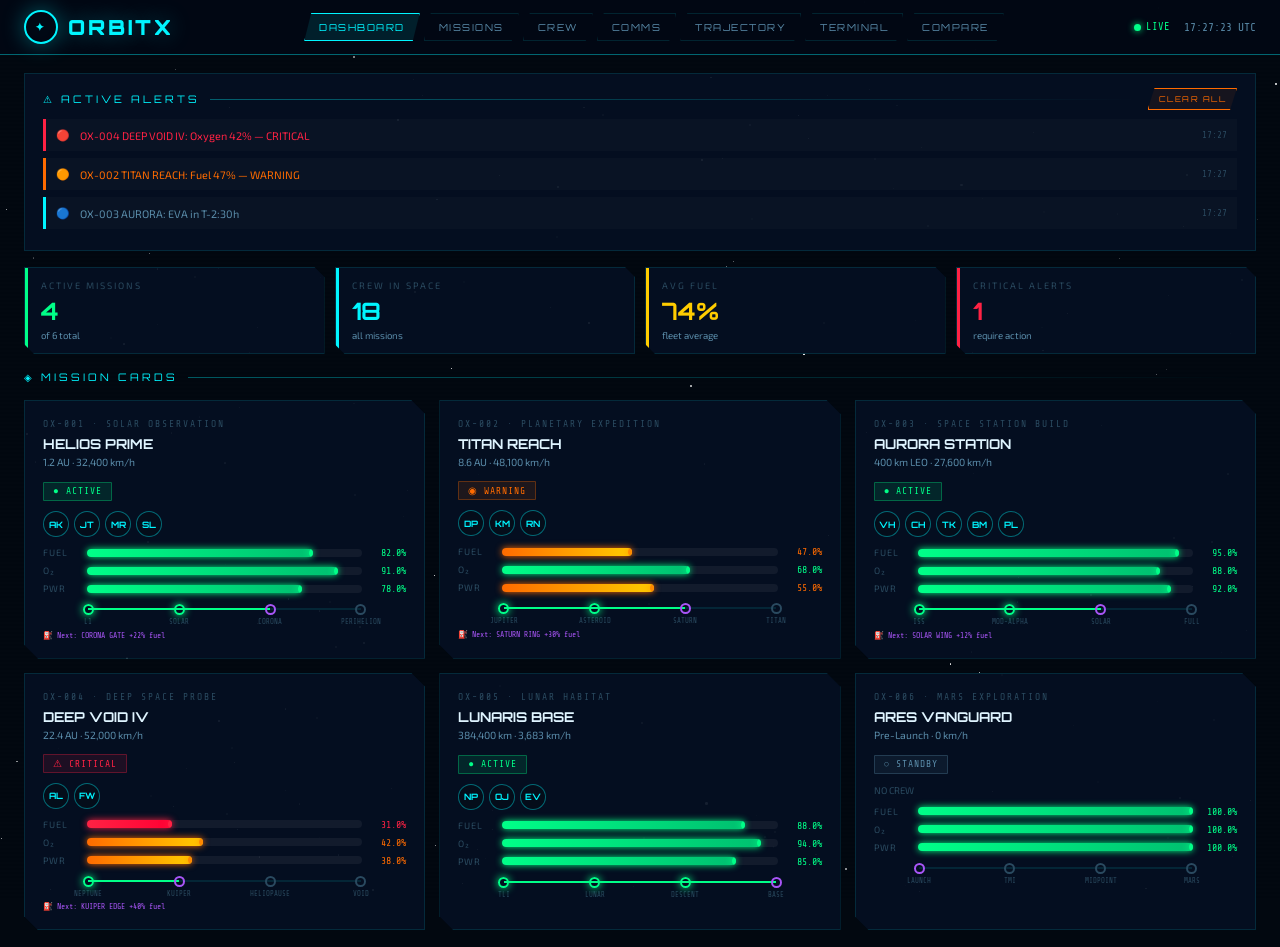
<file: index.html>
<!DOCTYPE html>
<html lang="en">
<head>
<meta charset="UTF-8">
<meta name="viewport" content="width=device-width, initial-scale=1.0">
<title>OrbitX Mission Control</title>
<link href="https://fonts.googleapis.com/css2?family=Orbitron:wght@400;600;700;900&family=Share+Tech+Mono&family=Exo+2:wght@300;400;600&display=swap" rel="stylesheet">
<style>
:root {
  --bg:#020810;--bg2:#040d1a;--bgcard:rgba(5,16,34,0.93);
  --cyan:#00f5ff;--blue:#0077ff;--green:#00ff88;
  --orange:#ff6b00;--red:#ff2244;--yellow:#ffcc00;--purple:#a855f7;
  --text:#dff4ff;--text2:#5a8caa;--textdim:#2a4a60;
  --border:rgba(0,245,255,0.12);--borderhi:rgba(0,245,255,0.4);
  --gcyan:0 0 22px rgba(0,245,255,0.35);--ggreen:0 0 22px rgba(0,255,136,0.3);
}
*{margin:0;padding:0;box-sizing:border-box}
body{font-family:'Exo 2',sans-serif;background:var(--bg);color:var(--text);min-height:100vh;overflow-x:hidden}
body::after{content:'';position:fixed;inset:0;z-index:1;background:repeating-linear-gradient(0deg,transparent,transparent 2px,rgba(0,0,0,0.025) 2px,rgba(0,0,0,0.025) 4px);pointer-events:none}
#starfield{position:fixed;top:0;left:0;width:100%;height:100%;pointer-events:none;z-index:0}
.star{position:absolute;border-radius:50%;background:#fff}
#app{position:relative;z-index:2;display:flex;flex-direction:column;min-height:100vh}

/* HEADER */
header{display:flex;align-items:center;justify-content:space-between;padding:10px 24px;background:rgba(2,8,20,0.97);border-bottom:1px solid var(--borderhi);position:sticky;top:0;z-index:100;backdrop-filter:blur(14px)}
.logo{font-family:'Orbitron',sans-serif;font-weight:900;font-size:1.3rem;color:var(--cyan);letter-spacing:3px;text-shadow:var(--gcyan);display:flex;align-items:center;gap:10px}
.logo-ring{width:34px;height:34px;border:2px solid var(--cyan);border-radius:50%;display:flex;align-items:center;justify-content:center;font-size:0.7rem;animation:spin 18s linear infinite;box-shadow:var(--gcyan)}
@keyframes spin{to{transform:rotate(360deg)}}
nav{display:flex;gap:4px}
.nb{font-family:'Orbitron',sans-serif;font-size:0.6rem;letter-spacing:1.5px;padding:7px 14px;background:transparent;border:1px solid var(--border);color:var(--text2);cursor:pointer;text-transform:uppercase;transition:all .2s;clip-path:polygon(7px 0%,100% 0%,calc(100% - 7px) 100%,0% 100%)}
.nb:hover,.nb.active{background:rgba(0,245,255,0.1);border-color:var(--cyan);color:var(--cyan);box-shadow:var(--gcyan)}
.hright{display:flex;align-items:center;gap:14px}
.livebadge{display:flex;align-items:center;gap:5px;font-family:'Share Tech Mono',monospace;font-size:0.65rem;color:var(--green)}
.ldot{width:7px;height:7px;border-radius:50%;background:var(--green);animation:blink 1s infinite;box-shadow:0 0 7px var(--green)}
@keyframes blink{0%,100%{opacity:1}50%{opacity:.2}}
#sysclock{font-family:'Share Tech Mono',monospace;font-size:0.7rem;color:var(--text2)}

/* LAYOUT */
main{flex:1;padding:18px 24px;display:flex;flex-direction:column;gap:16px}
.page{display:none;animation:fadeIn .3s ease}
.page.active{display:flex;flex-direction:column;gap:16px}
@keyframes fadeIn{from{opacity:0;transform:translateY(6px)}to{opacity:1;transform:translateY(0)}}
.sh{display:flex;align-items:center;gap:10px}
.st{font-family:'Orbitron',sans-serif;font-size:0.65rem;letter-spacing:3px;text-transform:uppercase;color:var(--cyan);white-space:nowrap}
.sl{flex:1;height:1px;background:linear-gradient(to right,var(--cyan),transparent);opacity:.35}

/* STATUS BAR */
.statbar{display:grid;grid-template-columns:repeat(4,1fr);gap:10px}
.sc{background:var(--bgcard);border:1px solid var(--border);padding:12px 16px;position:relative;overflow:hidden;clip-path:polygon(0 0,calc(100% - 10px) 0,100% 10px,100% 100%,10px 100%,0 calc(100% - 10px));transition:all .2s}
.sc::before{content:'';position:absolute;left:0;top:0;width:3px;height:100%;background:var(--ca,var(--cyan))}
.sc-label{font-size:0.58rem;letter-spacing:2px;color:var(--textdim);text-transform:uppercase;margin-bottom:5px}
.sc-val{font-family:'Orbitron',sans-serif;font-size:1.5rem;font-weight:700}
.sc-sub{font-size:0.6rem;color:var(--text2);margin-top:3px}

/* MISSION GRID */
.mgrid{display:grid;grid-template-columns:repeat(3,1fr);gap:14px}
.mc{background:var(--bgcard);border:1px solid var(--border);padding:18px;cursor:pointer;position:relative;overflow:hidden;transition:all .25s;clip-path:polygon(0 0,calc(100% - 14px) 0,100% 14px,100% 100%,14px 100%,0 calc(100% - 14px))}
.mc::before{content:'';position:absolute;inset:0;background:linear-gradient(135deg,rgba(0,245,255,.04) 0%,transparent 55%);opacity:0;transition:opacity .2s}
.mc:hover{transform:translateY(-2px);border-color:var(--borderhi);box-shadow:var(--gcyan)}
.mc:hover::before{opacity:1}
.mid{font-family:'Share Tech Mono',monospace;font-size:0.6rem;color:var(--textdim);margin-bottom:6px;letter-spacing:2px}
.mname{font-family:'Orbitron',sans-serif;font-size:0.85rem;font-weight:700;margin-bottom:4px}
.mtype{font-size:0.65rem;color:var(--text2);margin-bottom:10px}
.badge{display:inline-flex;align-items:center;gap:5px;padding:3px 9px;border-radius:1px;font-size:0.6rem;font-family:'Share Tech Mono',monospace;letter-spacing:1px;text-transform:uppercase;margin-bottom:10px}
.b-active{background:rgba(0,255,136,.1);color:var(--green);border:1px solid rgba(0,255,136,.3)}
.b-warning{background:rgba(255,107,0,.1);color:var(--orange);border:1px solid rgba(255,107,0,.3)}
.b-critical{background:rgba(255,34,68,.1);color:var(--red);border:1px solid rgba(255,34,68,.3)}
.b-standby{background:rgba(90,140,170,.1);color:var(--text2);border:1px solid rgba(90,140,170,.3)}
.crew-row{display:flex;gap:5px;flex-wrap:wrap;margin-bottom:10px}
.av{width:26px;height:26px;border-radius:50%;background:var(--bg2);border:1px solid var(--borderhi);display:flex;align-items:center;justify-content:center;font-size:0.55rem;font-weight:700;color:var(--cyan);font-family:'Orbitron',sans-serif}

/* GAUGE BARS — DYNAMIC */
.gauges{display:flex;flex-direction:column;gap:7px}
.gauge-row{display:flex;align-items:center;gap:8px}
.g-label{font-size:0.58rem;color:var(--textdim);width:36px;text-transform:uppercase;letter-spacing:1px;flex-shrink:0}
.g-track{flex:1;height:8px;background:rgba(255,255,255,0.055);border-radius:4px;position:relative;overflow:visible}
.g-fill{height:100%;border-radius:4px;transition:width 1.4s cubic-bezier(.4,0,.2,1),background .7s,box-shadow .7s;position:relative;overflow:hidden}
.g-fill::after{content:'';position:absolute;top:0;left:-120%;width:55%;height:100%;background:linear-gradient(90deg,transparent,rgba(255,255,255,.4),transparent);animation:shim 2.8s infinite}
@keyframes shim{to{left:220%}}
.g-pulse{position:absolute;right:-1px;top:50%;transform:translate(50%,-50%);width:10px;height:10px;border-radius:50%;animation:gpulse 1.8s infinite}
@keyframes gpulse{0%,100%{transform:translate(50%,-50%) scale(1);opacity:.9}50%{transform:translate(50%,-50%) scale(2);opacity:.2}}
.g-val{font-family:'Share Tech Mono',monospace;font-size:0.62rem;width:36px;text-align:right;flex-shrink:0;transition:color .7s}

/* CHECKPOINT MINI STRIP */
.cp-mini{display:flex;align-items:center;margin-top:10px;gap:0}
.cp-node{flex:1;display:flex;flex-direction:column;align-items:center;position:relative}
.cp-node:not(:last-child)::after{content:'';position:absolute;left:50%;top:5px;width:100%;height:2px;z-index:0;transition:background .6s}
.cp-dot{width:11px;height:11px;border-radius:50%;border:2px solid;z-index:1;position:relative;transition:all .5s;flex-shrink:0}
.cp-dot.reached{box-shadow:0 0 8px currentColor}
.cp-dot.next-cp{animation:nextPulse 1.4s infinite alternate}
@keyframes nextPulse{from{box-shadow:0 0 4px currentColor}to{box-shadow:0 0 18px currentColor,0 0 32px currentColor}}
.cp-name-mini{font-family:'Share Tech Mono',monospace;font-size:0.45rem;color:var(--textdim);text-align:center;margin-top:3px;max-width:50px;line-height:1.2}

/* ARC GAUGE */
.arc-wrap{display:flex;flex-direction:column;align-items:center;gap:5px}
.arc-label{font-family:'Orbitron',sans-serif;font-size:0.55rem;letter-spacing:2px;color:var(--textdim);text-transform:uppercase}

/* DETAIL PANEL */
.dp{display:none;position:fixed;inset:0;z-index:200;background:rgba(2,8,20,.94);backdrop-filter:blur(18px);padding:32px;overflow-y:auto;animation:fadeIn .3s ease}
.dp.open{display:flex;flex-direction:column}
.dp-inner{max-width:960px;margin:0 auto;width:100%}
.dp-hdr{display:flex;justify-content:space-between;align-items:flex-start;margin-bottom:24px;padding-bottom:16px;border-bottom:1px solid var(--border)}
.dp-title{font-family:'Orbitron',sans-serif;font-size:1.7rem;font-weight:900;color:var(--cyan)}
.dp-sub{font-size:0.75rem;color:var(--text2);margin-top:5px;letter-spacing:2px}
.cbtn{background:transparent;border:1px solid var(--borderhi);color:var(--text2);padding:7px 14px;cursor:pointer;font-family:'Orbitron',sans-serif;font-size:0.6rem;letter-spacing:2px;transition:all .2s}
.cbtn:hover{border-color:var(--red);color:var(--red)}
.dp-grid{display:grid;grid-template-columns:1fr 1fr;gap:16px;margin-bottom:16px}
.dps{background:var(--bgcard);border:1px solid var(--border);padding:16px}
.dpst{font-family:'Orbitron',sans-serif;font-size:0.6rem;letter-spacing:3px;color:var(--cyan);margin-bottom:12px;text-transform:uppercase}
.srow{display:flex;justify-content:space-between;align-items:center;padding:7px 0;border-bottom:1px solid rgba(255,255,255,.035)}
.srow:last-child{border:none}
.sk{font-size:0.65rem;color:var(--textdim);text-transform:uppercase;letter-spacing:1px}
.sv{font-family:'Share Tech Mono',monospace;font-size:0.7rem}
.olist{list-style:none}
.olist li{display:flex;align-items:flex-start;gap:8px;padding:7px 0;border-bottom:1px solid rgba(255,255,255,.035);font-size:0.7rem;color:var(--text2)}
.olist li::before{content:'▶';color:var(--cyan);font-size:0.45rem;margin-top:4px;flex-shrink:0}

/* CREW */
.cgrid{display:grid;grid-template-columns:repeat(4,1fr);gap:12px}
.cc{background:var(--bgcard);border:1px solid var(--border);padding:16px 12px;text-align:center;transition:all .2s}
.cc:hover{border-color:var(--borderhi);transform:translateY(-2px)}
.av-lg{width:52px;height:52px;border-radius:50%;margin:0 auto 10px;background:linear-gradient(135deg,var(--bg2),rgba(0,100,200,.2));border:2px solid var(--borderhi);display:flex;align-items:center;justify-content:center;font-family:'Orbitron',sans-serif;font-weight:700;font-size:.9rem;color:var(--cyan)}
.cname{font-family:'Orbitron',sans-serif;font-size:0.65rem;font-weight:700;margin-bottom:3px}
.crole{font-size:0.6rem;color:var(--textdim);letter-spacing:1px;text-transform:uppercase;margin-bottom:7px}

/* COMMS */
.clog{background:var(--bgcard);border:1px solid var(--border);padding:18px;display:flex;flex-direction:column;height:420px}
.clog-title{font-family:'Orbitron',sans-serif;font-size:0.6rem;letter-spacing:3px;color:var(--cyan);margin-bottom:12px;display:flex;justify-content:space-between}
.cmsg-list{flex:1;overflow-y:auto;font-family:'Share Tech Mono',monospace;font-size:0.67rem}
.cmsg-list::-webkit-scrollbar{width:3px}
.cmsg-list::-webkit-scrollbar-thumb{background:rgba(0,245,255,.3)}
.cmsg{padding:6px 0;border-bottom:1px solid rgba(255,255,255,.04);display:flex;gap:10px}
.ctime{color:var(--textdim);flex-shrink:0;width:76px}
.csrc{color:var(--cyan);flex-shrink:0;width:88px}
.ctxt{color:var(--text2)}
.cinput{flex:1;background:rgba(255,255,255,.04);border:1px solid var(--border);color:var(--text);padding:7px 11px;font-family:'Share Tech Mono',monospace;font-size:0.68rem;outline:none}
.cinput:focus{border-color:var(--cyan)}
.csend{background:rgba(0,245,255,.1);border:1px solid var(--cyan);color:var(--cyan);padding:7px 12px;cursor:pointer;font-family:'Orbitron',sans-serif;font-size:0.55rem;letter-spacing:1px;transition:all .2s}
.csend:hover{background:rgba(0,245,255,.2)}

/* TRAJECTORY */
#traj-canvas{width:100%;border:1px solid var(--border);background:var(--bg2);display:block}

/* TERMINAL */
.term{background:#000c17;border:1px solid rgba(0,245,255,.18);padding:18px;font-family:'Share Tech Mono',monospace;font-size:0.7rem;height:360px;overflow-y:auto}
.term::-webkit-scrollbar{width:4px}
.term::-webkit-scrollbar-thumb{background:rgba(0,245,255,.3)}
.tl{padding:1px 0;line-height:1.65}
.tcursor{display:inline-block;width:8px;height:13px;background:var(--cyan);animation:cblink 1s infinite;vertical-align:middle;margin-left:2px}
@keyframes cblink{0%,49%{opacity:1}50%,100%{opacity:0}}
.tbtn{font-family:'Orbitron',sans-serif;font-size:0.58rem;letter-spacing:1.5px;padding:8px 14px;border:1px solid var(--cyan);background:rgba(0,245,255,.07);color:var(--cyan);cursor:pointer;text-transform:uppercase;transition:all .2s;clip-path:polygon(7px 0%,100% 0%,calc(100% - 7px) 100%,0% 100%)}
.tbtn:hover{background:rgba(0,245,255,.18);box-shadow:var(--gcyan)}
.tbtn.warn{border-color:var(--orange);background:rgba(255,107,0,.07);color:var(--orange)}
.tbtn.warn:hover{background:rgba(255,107,0,.18)}
.tbtn.grn{border-color:var(--green);background:rgba(0,255,136,.07);color:var(--green)}
.toolbar{display:flex;gap:8px;flex-wrap:wrap;margin-bottom:12px}

/* ALERTS */
.ap{background:var(--bgcard);border:1px solid var(--border);padding:14px 18px}
.alert-item{display:flex;align-items:center;gap:10px;padding:9px 10px;margin-bottom:7px;border-left:3px solid;background:rgba(255,255,255,.02);font-size:0.68rem;animation:aFade .4s ease}
@keyframes aFade{from{opacity:0;transform:translateX(-8px)}to{opacity:1;transform:translateX(0)}}
.a-c{border-color:var(--red);color:var(--red)}
.a-w{border-color:var(--orange);color:var(--orange)}
.a-i{border-color:var(--cyan);color:var(--text2)}
.a-p{border-color:var(--purple);color:var(--purple)}
.atime{font-family:'Share Tech Mono',monospace;font-size:0.58rem;color:var(--textdim);margin-left:auto;flex-shrink:0}

/* COMPARE */
.ctable{width:100%;border-collapse:collapse;font-size:0.68rem}
.ctable th{font-family:'Orbitron',sans-serif;font-size:0.55rem;letter-spacing:2px;padding:10px 14px;text-align:left;border-bottom:1px solid var(--borderhi);color:var(--cyan);text-transform:uppercase}
.ctable td{padding:10px 14px;border-bottom:1px solid rgba(255,255,255,.04);color:var(--text2)}
.ctable tr:hover td{background:rgba(0,245,255,.025);color:var(--text)}

/* CHECKPOINT NOTIFICATION */
#cp-notif{position:fixed;top:68px;right:20px;z-index:300;background:rgba(20,5,40,.96);border:1px solid rgba(168,85,247,.55);padding:14px 20px;font-family:'Share Tech Mono',monospace;font-size:0.72rem;color:var(--purple);max-width:340px;box-shadow:0 0 32px rgba(168,85,247,.22);display:none}
.cpn-title{font-family:'Orbitron',sans-serif;font-size:0.62rem;letter-spacing:2px;margin-bottom:5px;color:#c084fc}
@keyframes notifIn{from{transform:translateX(120%);opacity:0}to{transform:translateX(0);opacity:1}}
@keyframes notifOut{to{transform:translateX(120%);opacity:0}}

/* FUEL REPLENISH FLASH */
@keyframes fuelFlash{0%{box-shadow:0 0 0 rgba(168,85,247,0)}30%{box-shadow:0 0 0 6px rgba(168,85,247,.6)}70%{box-shadow:0 0 0 3px rgba(168,85,247,.3)}100%{box-shadow:none}}
.fuel-flash .g-fill{animation:fuelFlash 1.8s ease-out}

/* SCROLLBAR */
::-webkit-scrollbar{width:5px;height:5px}
::-webkit-scrollbar-track{background:var(--bg2)}
::-webkit-scrollbar-thumb{background:rgba(0,245,255,.28);border-radius:3px}

/* RESPONSIVE */
@media(max-width:900px){.mgrid{grid-template-columns:repeat(2,1fr)}.cgrid{grid-template-columns:repeat(2,1fr)}.statbar{grid-template-columns:repeat(2,1fr)}.dp-grid{grid-template-columns:1fr}nav{display:none}}
@media(max-width:600px){.mgrid{grid-template-columns:1fr}main{padding:12px 10px}}
</style>
</head>
<body>
<div id="starfield"></div>
<div id="app">

<header>
  <div class="logo"><div class="logo-ring">✦</div>ORBITX</div>
  <nav>
    <button class="nb active" onclick="showPage('dashboard')">Dashboard</button>
    <button class="nb" onclick="showPage('missions')">Missions</button>
    <button class="nb" onclick="showPage('crew')">Crew</button>
    <button class="nb" onclick="showPage('comms')">Comms</button>
    <button class="nb" onclick="showPage('trajectory')">Trajectory</button>
    <button class="nb" onclick="showPage('terminal')">Terminal</button>
    <button class="nb" onclick="showPage('compare')">Compare</button>
  </nav>
  <div class="hright">
    <div class="livebadge"><div class="ldot"></div>LIVE</div>
    <div id="sysclock">--:--:-- UTC</div>
  </div>
</header>

<main>
  <!-- ALERTS STRIP -->
  <div class="ap" id="alert-panel">
    <div class="sh" style="margin-bottom:9px">
      <span class="st">⚠ Active Alerts</span><div class="sl"></div>
      <button class="tbtn warn" style="padding:5px 10px;font-size:0.5rem" onclick="clearAlerts()">CLEAR ALL</button>
    </div>
    <div id="alert-list"></div>
  </div>

  <!-- DASHBOARD -->
  <div class="page active" id="page-dashboard">
    <div class="statbar">
      <div class="sc" style="--ca:var(--green)"><div class="sc-label">Active Missions</div><div class="sc-val" style="color:var(--green)" id="s-active">4</div><div class="sc-sub">of 6 total</div></div>
      <div class="sc" style="--ca:var(--cyan)"><div class="sc-label">Crew in Space</div><div class="sc-val" style="color:var(--cyan)" id="s-crew">18</div><div class="sc-sub">all missions</div></div>
      <div class="sc" style="--ca:var(--yellow)"><div class="sc-label">Avg Fuel</div><div class="sc-val" style="color:var(--yellow)" id="s-fuel">74%</div><div class="sc-sub">fleet average</div></div>
      <div class="sc" style="--ca:var(--red)"><div class="sc-label">Critical Alerts</div><div class="sc-val" style="color:var(--red)" id="s-crit">2</div><div class="sc-sub">require action</div></div>
    </div>
    <div class="sh"><span class="st">◈ Mission Cards</span><div class="sl"></div></div>
    <div class="mgrid" id="mgrid-dash"></div>
  </div>

  <!-- MISSIONS -->
  <div class="page" id="page-missions">
    <div class="sh"><span class="st">◈ All Missions</span><div class="sl"></div></div>
    <div class="mgrid" id="mgrid-full"></div>
  </div>

  <!-- CREW -->
  <div class="page" id="page-crew">
    <div class="sh"><span class="st">◈ Crew Roster</span><div class="sl"></div></div>
    <div class="cgrid" id="cgrid"></div>
  </div>

  <!-- COMMS -->
  <div class="page" id="page-comms">
    <div style="display:grid;grid-template-columns:2fr 1fr;gap:14px">
      <div class="clog">
        <div class="clog-title"><span>◈ Communication Log</span><span style="color:var(--green);font-size:0.58rem">● OPEN</span></div>
        <div class="cmsg-list" id="cmsg-list"></div>
        <div style="display:flex;gap:7px;margin-top:10px">
          <input class="cinput" id="cinput" placeholder="TRANSMIT MESSAGE…" onkeydown="if(event.key==='Enter')sendComm()">
          <button class="csend" onclick="sendComm()">SEND</button>
        </div>
      </div>
      <div><div class="sh" style="margin-bottom:10px"><span class="st">◈ Signal</span><div class="sl"></div></div><div id="sig-grid" style="display:flex;flex-direction:column;gap:8px"></div></div>
    </div>
  </div>

  <!-- TRAJECTORY -->
  <div class="page" id="page-trajectory">
    <div class="sh"><span class="st">◈ Trajectory & Checkpoints</span><div class="sl"></div></div>
    <canvas id="traj-canvas" height="520"></canvas>
  </div>

  <!-- TERMINAL -->
  <div class="page" id="page-terminal">
    <div class="sh"><span class="st">◈ Mission Terminal</span><div class="sl"></div></div>
    <div class="toolbar">
      <button class="tbtn" onclick="tc('status')">STATUS</button>
      <button class="tbtn" onclick="tc('list missions')">LIST MISSIONS</button>
      <button class="tbtn" onclick="tc('crew check')">CREW CHECK</button>
      <button class="tbtn warn" onclick="tc('alert scan')">ALERT SCAN</button>
      <button class="tbtn grn" onclick="tc('checkpoint status')">CHECKPOINTS</button>
      <button class="tbtn" onclick="tc('fuel report')">FUEL REPORT</button>
      <button class="tbtn warn" onclick="clearTerm()">CLEAR</button>
    </div>
    <div class="term" id="term"></div>
    <div style="display:flex;gap:8px;margin-top:7px;align-items:center">
      <span style="font-family:'Share Tech Mono',monospace;font-size:0.7rem;color:var(--cyan)">ORBITX:~$</span>
      <input class="cinput" id="tinput" placeholder="enter command…" onkeydown="if(event.key==='Enter')tinputRun()" style="flex:1">
    </div>
  </div>

  <!-- COMPARE -->
  <div class="page" id="page-compare">
    <div class="sh"><span class="st">◈ Multi-Mission Comparison</span><div class="sl"></div>
      <button class="tbtn grn" style="padding:7px 14px" onclick="exportSummary()">↓ EXPORT</button>
    </div>
    <table class="ctable"><thead><tr>
      <th>Mission</th><th>Type</th><th>Status</th><th>Crew</th>
      <th>Fuel</th><th>O₂</th><th>Energy</th><th>Next Checkpoint</th><th>Days</th>
    </tr></thead><tbody id="cmp-body"></tbody></table>
  </div>
</main>
</div>

<!-- DETAIL PANEL -->
<div class="dp" id="detail-panel">
  <div class="dp-inner">
    <div class="dp-hdr">
      <div>
        <div class="dp-title" id="dp-name">-</div>
        <div class="dp-sub" id="dp-id">-</div>
        <div style="margin-top:8px" id="dp-badge"></div>
      </div>
      <button class="cbtn" onclick="closeDetail()">✕ CLOSE</button>
    </div>
    <div style="display:flex;justify-content:space-around;margin-bottom:18px" id="dp-arcs"></div>
    <div class="dps" style="margin-bottom:16px">
      <div class="dpst">Route & Checkpoints</div>
      <div id="dp-cpstrip" style="padding:6px 0"></div>
    </div>
    <div class="dp-grid">
      <div class="dps"><div class="dpst">Specifications</div><div id="dp-specs"></div></div>
      <div class="dps"><div class="dpst">Objectives</div><ul class="olist" id="dp-objs"></ul></div>
    </div>
    <div class="dps" style="margin-bottom:0">
      <div class="dpst">Crew</div>
      <div style="display:flex;gap:10px;flex-wrap:wrap" id="dp-crew"></div>
    </div>
  </div>
</div>

<!-- CHECKPOINT NOTIFICATION -->
<div id="cp-notif">
  <div class="cpn-title" id="cpn-title">⛽ CHECKPOINT REACHED</div>
  <div id="cpn-mission"></div>
  <div id="cpn-msg" style="margin-top:4px;color:#e9d5ff"></div>
</div>

<script>
// ══════════════════════════════════════════
//  MISSION DATA
// ══════════════════════════════════════════
const M = [
  { id:'OX-001', name:'HELIOS PRIME',   type:'Solar Observation',   status:'active',
    dist:'1.2 AU', spd:'32,400 km/h', launch:'2026-01-14', dur:'180 days', orbit:'Heliocentric',
    crew:['AK','JT','MR','SL'], crewNames:['A. Kowalski','J. Torres','M. Remi','S. Lee'],
    crewRoles:['Commander','Pilot','Scientist','Engineer'],
    objs:['Solar wind analysis','CME monitoring','Surface temp mapping','Magnetic field charting'],
    fuel:82, oxy:91, pwr:78, days:89,
    cps:[{n:'L1 RELAY',d:'0.3 AU',done:true,boost:0},{n:'SOLAR GUARD',d:'0.7 AU',done:true,boost:18},
         {n:'CORONA GATE',d:'1.0 AU',done:false,boost:22},{n:'PERIHELION',d:'1.2 AU',done:false,boost:0}]
  },
  { id:'OX-002', name:'TITAN REACH',    type:'Planetary Expedition',status:'warning',
    dist:'8.6 AU', spd:'48,100 km/h', launch:'2025-08-20', dur:'540 days', orbit:'Saturn Transfer',
    crew:['DP','KM','RN'], crewNames:['D. Park','K. Mitchell','R. Nakamura'],
    crewRoles:['Commander','Biologist','Systems Engineer'],
    objs:['Titan atmosphere sampling','Methane lake analysis','Biosignature search','Hydrocarbon mapping'],
    fuel:47, oxy:68, pwr:55, days:235,
    cps:[{n:'JUPITER FLY',d:'5.2 AU',done:true,boost:25},{n:'ASTEROID Z3',d:'6.8 AU',done:true,boost:15},
         {n:'SATURN RING',d:'9.0 AU',done:false,boost:30},{n:'TITAN ORBIT',d:'9.5 AU',done:false,boost:0}]
  },
  { id:'OX-003', name:'AURORA STATION', type:'Space Station Build',  status:'active',
    dist:'400 km LEO', spd:'27,600 km/h', launch:'2026-03-01', dur:'Permanent', orbit:'Low Earth',
    crew:['VH','CH','TK','BM','PL'], crewNames:['V. Hassan','C. Hughes','T. Kim','B. Markov','P. Lindgren'],
    crewRoles:['Commander','Flight Eng','Robotics','Medical','Payload'],
    objs:['Module Alpha assembly','Solar array deploy','Life support cal','Scientific experiments'],
    fuel:95, oxy:88, pwr:92, days:42,
    cps:[{n:'ISS DOCK',d:'380 km',done:true,boost:10},{n:'MOD-ALPHA',d:'390 km',done:true,boost:8},
         {n:'SOLAR WING',d:'395 km',done:false,boost:12},{n:'FULL OPS',d:'400 km',done:false,boost:0}]
  },
  { id:'OX-004', name:'DEEP VOID IV',   type:'Deep Space Probe',    status:'critical',
    dist:'22.4 AU', spd:'52,000 km/h', launch:'2024-06-10', dur:'730 days', orbit:'Interstellar',
    crew:['AL','FW'], crewNames:['A. Lindqvist','F. Wang'],
    crewRoles:['Mission Specialist','Data Analyst'],
    objs:['Kuiper Belt mapping','Interstellar medium sampling','Dark matter detection','Gravity wave obs'],
    fuel:31, oxy:42, pwr:38, days:671,
    cps:[{n:'NEPTUNE PASS',d:'30 AU',done:true,boost:35},{n:'KUIPER EDGE',d:'50 AU',done:false,boost:40},
         {n:'HELIOPAUSE',d:'100 AU',done:false,boost:30},{n:'VOID DEPTH',d:'150 AU',done:false,boost:0}]
  },
  { id:'OX-005', name:'LUNARIS BASE',   type:'Lunar Habitat',       status:'active',
    dist:'384,400 km', spd:'3,683 km/h', launch:'2025-11-15', dur:'Permanent', orbit:'Lunar Surface',
    crew:['NP','OJ','EV'], crewNames:['N. Petrov','O. Jensen','E. Vasquez'],
    crewRoles:['Base Commander','Geologist','Support Engineer'],
    objs:['Regolith mining pilot','Water ice extraction','Habitat expansion','Telescope array'],
    fuel:88, oxy:94, pwr:85, days:149,
    cps:[{n:'TLI BURN',d:'50k km',done:true,boost:20},{n:'LUNAR ORBIT',d:'100k km',done:true,boost:15},
         {n:'DESCENT',d:'300k km',done:true,boost:10},{n:'BASE SITE',d:'384k km',done:false,boost:0}]
  },
  { id:'OX-006', name:'ARES VANGUARD',  type:'Mars Exploration',    status:'standby',
    dist:'Pre-Launch', spd:'0 km/h', launch:'TBD', dur:'900 days', orbit:'Pre-launch',
    crew:[], crewNames:[], crewRoles:[],
    objs:['Mars surface mapping','Soil sample collection','Atmospheric analysis','Water search'],
    fuel:100, oxy:100, pwr:100, days:0,
    cps:[{n:'LAUNCH PAD',d:'0',done:false,boost:0},{n:'TMI BURN',d:'1 AU',done:false,boost:40},
         {n:'MIDPOINT',d:'1.4 AU',done:false,boost:35},{n:'MARS ORBIT',d:'1.8 AU',done:false,boost:0}]
  }
];

// Crew array
const CREW = [];
M.forEach(m=>m.crew.forEach((init,i)=>CREW.push({
  init, name:m.crewNames[i], role:m.crewRoles[i]||'Specialist',
  mid:m.id, mname:m.name, status:m.status,
  health:Math.floor(70+Math.random()*30), stress:Math.floor(20+Math.random()*60),
  heart:Math.floor(60+Math.random()*30)
})));

// Comm log
const COMMS = [
  {t:'09:14:22',src:'OX-001',msg:'Solar flare detected — shielding trajectory adjusted.'},
  {t:'09:20:47',src:'GROUND',msg:'Roger HELIOS. Protocol DELTA-3 initiated.'},
  {t:'09:45:11',src:'OX-003',msg:'Module Alpha 60% complete. EVA team returning.'},
  {t:'10:02:38',src:'OX-004',msg:'CRITICAL: Oxygen below threshold. Resupply required.'},
  {t:'10:15:00',src:'GROUND',msg:'DEEP VOID: Resupply drone OX-R07 launching T-48h.'},
  {t:'10:28:59',src:'OX-002',msg:'Titan approach T-87 days. Entry systems nominal.'},
  {t:'10:55:30',src:'OX-005',msg:'LUNARIS: Water ice test — 4.2L recovered.'},
];

// Terminal live log buffer
const TLOG = [];

// Checkpoint countdown per mission (ticks until next CP hit)
const CP_COUNTDOWN = {};
M.forEach(m=>{
  const idx = m.cps.findIndex(c=>!c.done);
  if(idx>=0) CP_COUNTDOWN[m.id] = 8 + Math.floor(Math.random()*14);
});

// Alerts
let ALERTS = [
  {type:'c',msg:'OX-004 DEEP VOID IV: Oxygen 42% — CRITICAL'},
  {type:'w',msg:'OX-002 TITAN REACH: Fuel 47% — WARNING'},
  {type:'i',msg:'OX-003 AURORA: EVA in T-2:30h'},
];

// ══════════════════════════════════════════
//  STARFIELD
// ══════════════════════════════════════════
const SF=document.getElementById('starfield');
for(let i=0;i<180;i++){
  const s=document.createElement('div');s.className='star';
  const z=Math.random()*2+.4;
  s.style.cssText=`width:${z}px;height:${z}px;left:${Math.random()*100}%;top:${Math.random()*100}%;opacity:${.2+Math.random()*.8};animation:none`;
  // manual twinkle via inline
  s.style.animation=`twinkle ${2+Math.random()*4}s ${Math.random()*3}s infinite alternate`;
  SF.appendChild(s);
}
// Inject twinkle keyframe
const ks=document.createElement('style');ks.textContent='@keyframes twinkle{0%{opacity:.1}100%{opacity:1}}';document.head.appendChild(ks);

// ══════════════════════════════════════════
//  CLOCK
// ══════════════════════════════════════════
setInterval(()=>{
  const n=new Date();
  document.getElementById('sysclock').textContent=
    [n.getUTCHours(),n.getUTCMinutes(),n.getUTCSeconds()].map(x=>String(x).padStart(2,'0')).join(':')+' UTC';
},1000);

// ══════════════════════════════════════════
//  HELPERS
// ══════════════════════════════════════════
function tstamp(){
  const n=new Date();
  return [n.getHours(),n.getMinutes(),n.getSeconds()].map(x=>String(x).padStart(2,'0')).join(':');
}
function gaugeColor(v,crit,warn){
  if(v<=crit) return {a:'#ff2244',b:'#ff0033',p:'#ff2244'};
  if(v<=warn) return {a:'#ff6b00',b:'#ffcc00',p:'#ff8800'};
  return {a:'#00ff88',b:'#00c070',p:'#00ff88'};
}
function FC(v){return gaugeColor(v,35,60);}
function OC(v){return gaugeColor(v,40,65);}
function EC(v){return gaugeColor(v,35,60);}
function badge(s){
  const m={active:'b-active',warning:'b-warning',critical:'b-critical',standby:'b-standby'};
  const ic={active:'●',warning:'◉',critical:'⚠',standby:'○'};
  return `<span class="badge ${m[s]||'b-standby'}">${ic[s]||'○'} ${s.toUpperCase()}</span>`;
}

// ══════════════════════════════════════════
//  GAUGE HTML (bar)
// ══════════════════════════════════════════
function gHtml(mid,res,val,cfn){
  const id=`g-${mid}-${res}`, c=cfn(val);
  return `<div class="gauge-row">
    <span class="g-label">${res}</span>
    <div class="g-track">
      <div class="g-fill" id="${id}-f" style="width:${val}%;background:linear-gradient(90deg,${c.a},${c.b});box-shadow:0 0 7px ${c.a}">
        <div class="g-pulse" id="${id}-p" style="background:${c.p};box-shadow:0 0 8px ${c.p}"></div>
      </div>
    </div>
    <span class="g-val" id="${id}-v" style="color:${c.a}">${val.toFixed(1)}%</span>
  </div>`;
}
function updateG(mid,res,val,cfn){
  const id=`g-${mid}-${res}`, c=cfn(val);
  const f=document.getElementById(`${id}-f`);
  const p=document.getElementById(`${id}-p`);
  const v=document.getElementById(`${id}-v`);
  if(f){f.style.width=val+'%';f.style.background=`linear-gradient(90deg,${c.a},${c.b})`;f.style.boxShadow=`0 0 7px ${c.a}`;}
  if(p){p.style.background=c.p;p.style.boxShadow=`0 0 8px ${c.p}`;}
  if(v){v.textContent=val.toFixed(1)+'%';v.style.color=c.a;}
}

// ══════════════════════════════════════════
//  CHECKPOINT MINI STRIP
// ══════════════════════════════════════════
function cpMini(m){
  const nextI=m.cps.findIndex(c=>!c.done);
  let h='<div class="cp-mini">';
  m.cps.forEach((cp,i)=>{
    const isNext=i===nextI, past=cp.done;
    const dc=past?'var(--green)':isNext?'var(--purple)':'var(--textdim)';
    const lineC=past?'var(--green)':'rgba(0,245,255,0.1)';
    h+=`<div class="cp-node" style="${i<m.cps.length-1?`--lc:${lineC}`:''}">
      ${i<m.cps.length-1?`<div style="position:absolute;left:50%;top:4px;width:100%;height:2px;background:${lineC};z-index:0"></div>`:''}
      <div class="cp-dot ${past?'reached':''} ${isNext?'next-cp':''}" style="color:${dc};border-color:${dc};background:${past?dc+'2a':'transparent'}"></div>
      <div class="cp-name-mini">${cp.n.split(' ')[0]}</div>
    </div>`;
  });
  h+='</div>';
  if(nextI>=0&&m.cps[nextI].boost>0){
    h+=`<div style="font-family:'Share Tech Mono',monospace;font-size:0.5rem;color:var(--purple);margin-top:4px">⛽ Next: ${m.cps[nextI].n} +${m.cps[nextI].boost}% fuel</div>`;
  }
  return h;
}

// ══════════════════════════════════════════
//  MISSION CARD HTML
// ══════════════════════════════════════════
function mCard(m){
  const avs=m.crew.map(c=>`<div class="av">${c}</div>`).join('');
  return `<div class="mc" id="card-${m.id}" onclick="openDetail('${m.id}')">
    <div class="mid">${m.id} · ${m.type.toUpperCase()}</div>
    <div class="mname">${m.name}</div>
    <div class="mtype">${m.dist} · ${m.spd}</div>
    ${badge(m.status)}
    <div class="crew-row">${avs||'<span style="font-size:0.6rem;color:var(--textdim)">NO CREW</span>'}</div>
    <div class="gauges" onclick="event.stopPropagation()">
      ${gHtml(m.id,'FUEL',m.fuel,FC)}
      ${gHtml(m.id,'O₂',m.oxy,OC)}
      ${gHtml(m.id,'PWR',m.pwr,EC)}
    </div>
    ${cpMini(m)}
  </div>`;
}
function renderGrids(){
  const d=document.getElementById('mgrid-dash');
  const f=document.getElementById('mgrid-full');
  if(d) d.innerHTML=M.map(mCard).join('');
  if(f) f.innerHTML=M.map(mCard).join('');
}
renderGrids();

// ══════════════════════════════════════════
//  ALERTS
// ══════════════════════════════════════════
function renderAlerts(){
  const el=document.getElementById('alert-list');if(!el)return;
  const t=tstamp().slice(0,5);
  el.innerHTML=ALERTS.map(a=>`
    <div class="alert-item a-${a.type}">
      <span>${{c:'🔴',w:'🟠',i:'🔵',p:'🟣'}[a.type]||'🔵'}</span>
      <span>${a.msg}</span><span class="atime">${t}</span>
    </div>`).join('')||'<div style="font-size:0.65rem;color:var(--textdim);font-family:\'Share Tech Mono\',monospace;padding:5px">No active alerts</div>';
  document.getElementById('s-crit').textContent=ALERTS.filter(a=>a.type==='c').length;
}
renderAlerts();
function clearAlerts(){ALERTS=[];renderAlerts();}
function pushAlert(type,msg){ALERTS.push({type,msg});renderAlerts();}

// ══════════════════════════════════════════
//  DETAIL PANEL
// ══════════════════════════════════════════
let openMID=null;
function arcSVG(label,val,color){
  const R=50,sweep=Math.PI*1.5,sa=-Math.PI*.75;
  const bg=`M ${80+R*Math.cos(sa)} ${80+R*Math.sin(sa)} A ${R} ${R} 0 1 1 ${80+R*Math.cos(sa+sweep)} ${80+R*Math.sin(sa+sweep)}`;
  const pct=Math.min(1,val/100),ea=sa+sweep*pct,large=sweep*pct>Math.PI?1:0;
  const fg=pct>0?`M ${80+R*Math.cos(sa)} ${80+R*Math.sin(sa)} A ${R} ${R} 0 ${large} 1 ${80+R*Math.cos(ea)} ${80+R*Math.sin(ea)}`:'';
  return `<div class="arc-wrap">
    <svg width="160" height="115" viewBox="0 0 160 115" style="overflow:visible">
      <defs><filter id="af${label}"><feGaussianBlur stdDeviation="3" result="b"/><feMerge><feMergeNode in="b"/><feMergeNode in="SourceGraphic"/></feMerge></filter></defs>
      <path d="${bg}" fill="none" stroke="rgba(255,255,255,0.07)" stroke-width="8" stroke-linecap="round"/>
      ${fg?`<path d="${fg}" fill="none" stroke="${color}" stroke-width="8" stroke-linecap="round" filter="url(#af${label})" style="transition:all 1.2s ease"/>`:''}
      <text x="80" y="76" text-anchor="middle" fill="${color}" font-family="Orbitron,sans-serif" font-size="17" font-weight="700">${val.toFixed(0)}%</text>
    </svg>
    <div class="arc-label">${label}</div>
  </div>`;
}
function refreshArcs(m){
  const el=document.getElementById('dp-arcs');if(!el)return;
  el.innerHTML=arcSVG('FUEL',m.fuel,'#ffcc00')+arcSVG('OXYGEN',m.oxy,'#00f5ff')+arcSVG('ENERGY',m.pwr,'#00ff88');
}
function openDetail(id){
  const m=M.find(x=>x.id===id);if(!m)return;
  openMID=id;
  document.getElementById('dp-name').textContent=m.name;
  document.getElementById('dp-id').textContent=`${m.id} — ${m.type}`;
  document.getElementById('dp-badge').innerHTML=badge(m.status);
  refreshArcs(m);
  // CP full strip
  const nextI=m.cps.findIndex(c=>!c.done);
  let cpH='<div style="display:flex;align-items:flex-start;gap:0;padding:4px 0">';
  m.cps.forEach((cp,i)=>{
    const isNext=i===nextI,past=cp.done;
    const dc=past?'var(--green)':isNext?'var(--purple)':'var(--textdim)';
    const lc=past?'var(--green)':'rgba(255,255,255,0.08)';
    cpH+=`<div style="flex:1;display:flex;flex-direction:column;align-items:center;position:relative">
      ${i<m.cps.length-1?`<div style="position:absolute;left:50%;top:6px;width:100%;height:2px;background:${lc}"></div>`:''}
      <div style="width:13px;height:13px;border-radius:50%;border:2px solid ${dc};background:${past?dc+'33':'transparent'};z-index:1;${isNext?'box-shadow:0 0 12px '+dc+',0 0 24px '+dc:''}"></div>
      <div style="font-family:'Share Tech Mono',monospace;font-size:0.5rem;color:${isNext?'#c084fc':past?'var(--green)':'var(--textdim)'};text-align:center;margin-top:5px;line-height:1.3">${cp.n}</div>
      <div style="font-size:0.45rem;color:var(--textdim);text-align:center">${cp.d}</div>
      ${cp.boost>0&&!past?`<div style="font-size:0.48rem;color:var(--yellow);margin-top:2px">+${cp.boost}%</div>`:''}
    </div>`;
  });
  cpH+='</div>';
  document.getElementById('dp-cpstrip').innerHTML=cpH;
  document.getElementById('dp-specs').innerHTML=[
    ['Distance',m.dist],['Speed',m.spd],['Launch',m.launch],
    ['Duration',m.dur],['Orbit',m.orbit],['Days Elapsed',m.days],['Crew Size',m.crew.length]
  ].map(([k,v])=>`<div class="srow"><span class="sk">${k}</span><span class="sv">${v}</span></div>`).join('');
  document.getElementById('dp-objs').innerHTML=m.objs.map(o=>`<li>${o}</li>`).join('');
  document.getElementById('dp-crew').innerHTML=m.crewNames.map((n,i)=>
    `<div style="background:var(--bgcard);border:1px solid var(--border);padding:10px 14px;min-width:110px">
      <div style="font-family:'Orbitron',sans-serif;font-size:0.65rem;margin-bottom:3px">${n}</div>
      <div style="font-size:0.58rem;color:var(--textdim);text-transform:uppercase;letter-spacing:1px">${m.crewRoles[i]||''}</div>
    </div>`).join('')||'<span style="color:var(--textdim);font-size:0.7rem">No crew assigned</span>';
  document.getElementById('detail-panel').classList.add('open');
  document.body.style.overflow='hidden';
}
function closeDetail(){document.getElementById('detail-panel').classList.remove('open');document.body.style.overflow='';openMID=null;}

// ══════════════════════════════════════════
//  CREW PAGE
// ══════════════════════════════════════════
(function renderCrew(){
  const sc={active:'var(--green)',warning:'var(--orange)',critical:'var(--red)',standby:'var(--textdim)'};
  document.getElementById('cgrid').innerHTML=CREW.map(c=>`
    <div class="cc">
      <div class="av-lg" style="border-color:${sc[c.status]||'var(--borderhi)'}">${c.init}</div>
      <div class="cname">${c.name}</div>
      <div class="crole">${c.role}</div>
      <div class="cmission" style="color:${sc[c.status]};font-size:0.62rem;margin-bottom:8px">${c.mname}</div>
      <div class="gauges">
        <div class="gauge-row">
          <span class="g-label" style="width:42px">Health</span>
          <div class="g-track"><div class="g-fill" style="width:${c.health}%;background:linear-gradient(90deg,var(--green),#00c070);box-shadow:0 0 6px var(--green)"></div></div>
          <span class="g-val" style="color:var(--green)">${c.health}%</span>
        </div>
        <div class="gauge-row">
          <span class="g-label" style="width:42px">Stress</span>
          <div class="g-track"><div class="g-fill" style="width:${c.stress}%;background:linear-gradient(90deg,${c.stress>60?'var(--red)':'var(--orange)'},${c.stress>60?'#cc0022':'#cc4400'});box-shadow:0 0 6px ${c.stress>60?'var(--red)':'var(--orange)'}"></div></div>
          <span class="g-val" style="color:${c.stress>60?'var(--red)':'var(--orange)'}">${c.stress}%</span>
        </div>
      </div>
      <div style="font-family:'Share Tech Mono',monospace;font-size:0.58rem;color:var(--textdim);margin-top:7px">HR: ${c.heart}bpm</div>
    </div>`).join('');
})();

// ══════════════════════════════════════════
//  COMMS
// ══════════════════════════════════════════
function renderComms(){
  const el=document.getElementById('cmsg-list');if(!el)return;
  el.innerHTML=COMMS.map(c=>`
    <div class="cmsg"><span class="ctime">${c.t}</span><span class="csrc">${c.src}</span><span class="ctxt">${c.msg}</span></div>`).join('');
  el.scrollTop=el.scrollHeight;
}
function initSignals(){
  const sg=document.getElementById('sig-grid');if(!sg||sg.dataset.done)return;sg.dataset.done='1';
  M.filter(m=>m.crew.length>0).forEach(m=>{
    const s=m.status==='critical'?18+Math.floor(Math.random()*28):55+Math.floor(Math.random()*40);
    const c=s<40?'var(--red)':s<65?'var(--orange)':'var(--green)';
    sg.innerHTML+=`<div style="background:var(--bgcard);border:1px solid var(--border);padding:11px">
      <div style="display:flex;justify-content:space-between;margin-bottom:7px">
        <span style="font-family:'Orbitron',sans-serif;font-size:0.58rem;color:var(--text2)">${m.id}</span>
        <span style="font-family:'Share Tech Mono',monospace;font-size:0.62rem;color:${c}">${s}%</span>
      </div>
      <div style="height:5px;background:rgba(255,255,255,.06);border-radius:2px">
        <div style="height:5px;width:${s}%;background:${c};border-radius:2px;box-shadow:0 0 7px ${c}"></div>
      </div></div>`;
  });
}
function sendComm(){
  const inp=document.getElementById('cinput');if(!inp||!inp.value.trim())return;
  COMMS.push({t:tstamp(),src:'GROUND',msg:inp.value});
  if(COMMS.length>60)COMMS.shift();
  renderComms();inp.value='';
}

// ══════════════════════════════════════════
//  TRAJECTORY
// ══════════════════════════════════════════
function drawTraj(){
  const cv=document.getElementById('traj-canvas');if(!cv)return;
  cv.width=cv.offsetWidth||920;const W=cv.width,H=cv.height;
  const ctx=cv.getContext('2d');
  ctx.fillStyle='#020810';ctx.fillRect(0,0,W,H);
  ctx.strokeStyle='rgba(0,245,255,0.05)';ctx.lineWidth=1;
  for(let x=0;x<W;x+=44){ctx.beginPath();ctx.moveTo(x,0);ctx.lineTo(x,H);ctx.stroke();}
  for(let y=0;y<H;y+=44){ctx.beginPath();ctx.moveTo(0,y);ctx.lineTo(W,y);ctx.stroke();}
  const cx=W/2,cy=H/2;
  const sg=ctx.createRadialGradient(cx,cy,0,cx,cy,55);
  sg.addColorStop(0,'rgba(255,220,40,.9)');sg.addColorStop(.5,'rgba(255,120,0,.4)');sg.addColorStop(1,'transparent');
  ctx.fillStyle=sg;ctx.beginPath();ctx.arc(cx,cy,55,0,Math.PI*2);ctx.fill();
  ctx.fillStyle='rgba(0,100,255,.7)';ctx.beginPath();ctx.arc(cx+72,cy,9,0,Math.PI*2);ctx.fill();
  ctx.fillStyle='rgba(180,230,255,.7)';ctx.font="9px 'Orbitron',sans-serif";ctx.fillText('EARTH',cx+84,cy+4);
  const ships=[
    {m:M[0],r:95, ang:1.1, col:'#00f5ff'},
    {m:M[2],r:130,ang:2.5, col:'#00ff88'},
    {m:M[4],r:68, ang:0.4, col:'#a855f7'},
    {m:M[1],r:200,ang:3.8, col:'#ffcc00'},
    {m:M[3],r:275,ang:5.1, col:'#ff2244'},
  ];
  ships.forEach(s=>{
    const{m,r,ang,col}=s;
    ctx.strokeStyle=col+'33';ctx.lineWidth=1;ctx.setLineDash([4,8]);
    ctx.beginPath();ctx.arc(cx,cy,r,0,Math.PI*2);ctx.stroke();ctx.setLineDash([]);
    // Checkpoints on orbit ring
    if(m.cps){
      m.cps.forEach((cp,i)=>{
        const ca=ang-1.4+(i/(Math.max(1,m.cps.length-1)))*1.4;
        const px=cx+Math.cos(ca)*r,py=cy+Math.sin(ca)*r;
        const cpCol=cp.done?col:'rgba(168,85,247,.75)';
        if(!cp.done&&cp.boost>0){
          ctx.strokeStyle='rgba(168,85,247,.4)';ctx.lineWidth=1;ctx.setLineDash([2,4]);
          ctx.beginPath();ctx.arc(px,py,8,0,Math.PI*2);ctx.stroke();ctx.setLineDash([]);
        }
        ctx.fillStyle=cpCol;ctx.beginPath();ctx.arc(px,py,cp.done?3.5:5,0,Math.PI*2);ctx.fill();
        if(!cp.done){
          ctx.fillStyle='rgba(200,160,255,.8)';ctx.font="7px 'Share Tech Mono',monospace";
          ctx.fillText(cp.n.split(' ')[0],px+8,py);
          if(cp.boost>0){ctx.fillStyle='rgba(255,200,0,.7)';ctx.fillText('+'+cp.boost+'%',px+8,py+10);}
        }
      });
    }
    // Trail
    ctx.strokeStyle=col+'55';ctx.lineWidth=1.5;ctx.beginPath();
    for(let t=ang-.9;t<ang;t+=0.04){
      const tx=cx+Math.cos(t)*r,ty=cy+Math.sin(t)*r;
      t===ang-.9?ctx.moveTo(tx,ty):ctx.lineTo(tx,ty);
    }ctx.stroke();
    // Ship dot
    const sx=cx+Math.cos(ang)*r,sy=cy+Math.sin(ang)*r;
    const dg=ctx.createRadialGradient(sx,sy,0,sx,sy,12);
    dg.addColorStop(0,col);dg.addColorStop(1,'transparent');
    ctx.fillStyle=dg;ctx.beginPath();ctx.arc(sx,sy,12,0,Math.PI*2);ctx.fill();
    ctx.fillStyle=col;ctx.beginPath();ctx.arc(sx,sy,5,0,Math.PI*2);ctx.fill();
    ctx.fillStyle=col;ctx.font="10px 'Orbitron',sans-serif";ctx.fillText(m.name.split(' ')[0],sx+8,sy-8);
  });
  // Legend box
  ctx.fillStyle='rgba(2,8,20,.72)';ctx.fillRect(W-185,H-90,180,84);
  ctx.strokeStyle='rgba(0,245,255,.2)';ctx.lineWidth=1;ctx.strokeRect(W-185,H-90,180,84);
  ctx.fillStyle='rgba(0,245,255,.8)';ctx.font="9px 'Orbitron',sans-serif";ctx.fillText('LEGEND',W-175,H-72);
  ctx.fillStyle='rgba(168,85,247,.75)';ctx.beginPath();ctx.arc(W-172,H-56,5,0,Math.PI*2);ctx.fill();
  ctx.fillStyle='rgba(200,160,255,.8)';ctx.font="8px 'Share Tech Mono',monospace";ctx.fillText('UPCOMING CHECKPOINT',W-163,H-53);
  ctx.fillStyle='rgba(0,255,136,.8)';ctx.beginPath();ctx.arc(W-172,H-38,3.5,0,Math.PI*2);ctx.fill();
  ctx.fillStyle='rgba(180,220,180,.7)';ctx.fillText('PASSED CHECKPOINT',W-163,H-35);
}

// ══════════════════════════════════════════
//  TERMINAL
// ══════════════════════════════════════════
let termBooted=false;
function initTerm(){
  if(termBooted)return;termBooted=true;
  tprint([
    {col:'#00f5ff',t:'ORBITX MISSION CONTROL TERMINAL v4.3.0'},
    {col:'var(--text2)',t:'Copyright 2026 OrbitX Space Agency — Checkpoint simulation ACTIVE'},
    {col:'',t:''},
    {col:'var(--green)',t:'[OK] Navigation arrays synchronized'},
    {col:'var(--green)',t:'[OK] Life support telemetry active'},
    {col:'var(--green)',t:'[OK] Fuel replenishment system online'},
    {col:'var(--orange)',t:'[WARN] OX-004: Oxygen 42% — critical watch'},
    {col:'var(--orange)',t:'[WARN] OX-002: Fuel 47% — monitoring'},
    {col:'',t:''},
    {col:'var(--purple)',t:'Checkpoint events will appear here in real-time.'},
    {col:'var(--text2)',t:'Type "help" for commands.'},
    {col:'',t:''},
  ]);
  TLOG.forEach(l=>tprint([l]));
}
function tprint(lines){
  const t=document.getElementById('term');if(!t)return;
  const cur=t.querySelector('.tcursor');if(cur)cur.parentElement.remove();
  lines.forEach(l=>{
    const d=document.createElement('div');d.className='tl';
    d.style.color=l.col||'var(--text2)';d.textContent=l.t;
    t.appendChild(d);
  });
  const c=document.createElement('div');c.className='tl';c.innerHTML='<span class="tcursor"></span>';
  t.appendChild(c);t.scrollTop=t.scrollHeight;
}
function tlog(line){
  TLOG.push(line);
  const t=document.getElementById('term');
  if(t&&t.children.length>1)tprint([line]);
}
function tc(cmd){
  const t=document.getElementById('term');if(!t)return;
  const cur=t.querySelector('.tcursor');if(cur)cur.parentElement.remove();
  const p=document.createElement('div');p.className='tl';
  p.innerHTML=`<span style="color:var(--cyan)">ORBITX:~$</span> <span style="color:var(--green)">${cmd}</span>`;
  t.appendChild(p);
  const cmds={
    'status':()=>[
      {col:'#00f5ff',t:`── Status Report ${tstamp()} UTC ──`},
      {col:'var(--green)',t:`  Active Missions : ${M.filter(m=>m.status==='active').length}`},
      {col:M.filter(m=>m.status==='critical').length>0?'var(--red)':'var(--green)',t:`  Critical        : ${M.filter(m=>m.status==='critical').length}`},
      {col:'var(--text2)',t:`  Avg Fuel        : ${(M.reduce((s,m)=>s+m.fuel,0)/M.length).toFixed(1)}%`},
      {col:'var(--text2)',t:`  Avg Oxygen      : ${(M.reduce((s,m)=>s+m.oxy,0)/M.length).toFixed(1)}%`},
      {col:'var(--text2)',t:`  Crew in Space   : ${CREW.length}`},
    ],
    'list missions':()=>M.map(m=>({col:m.status==='critical'?'var(--red)':m.status==='warning'?'var(--orange)':'var(--text2)',
      t:`  ${m.id}  ${m.name.padEnd(16)} [${m.status.toUpperCase().padEnd(8)}]  F:${m.fuel.toFixed(0).padStart(3)}%  O2:${m.oxy.toFixed(0).padStart(3)}%  P:${m.pwr.toFixed(0).padStart(3)}%`})),
    'crew check':()=>CREW.map(c=>({col:'var(--text2)',t:`  ${c.init}  ${c.name.padEnd(18)} ${c.role.padEnd(22)} ${c.mname}`})),
    'alert scan':()=>[
      {col:'#00f5ff',t:'── Alert Scan ──'},
      ...ALERTS.map(a=>({col:{c:'var(--red)',w:'var(--orange)',i:'var(--text2)',p:'var(--purple)'}[a.type]||'var(--text2)',t:`  [${a.type.toUpperCase()}] ${a.msg}`})),
      ...(ALERTS.length===0?[{col:'var(--green)',t:'  All clear — no active alerts'}]:[])
    ],
    'checkpoint status':()=>[
      {col:'#00f5ff',t:'── Checkpoint Status ──'},
      ...M.map(m=>{
        const next=m.cps.find(c=>!c.done);
        return {col:'var(--purple)',t:`  ${m.id} ${m.name.padEnd(14)} → ${next?`${next.n} (+${next.boost}% fuel)`:'ALL COMPLETE'}`};
      })
    ],
    'fuel report':()=>[
      {col:'#00f5ff',t:'── Fuel Report ──'},
      ...M.map(m=>({col:m.fuel<35?'var(--red)':m.fuel<60?'var(--orange)':'var(--green)',
        t:`  ${m.id} ${m.name.padEnd(14)}  FUEL: ${m.fuel.toFixed(1).padStart(5)}%  ${m.fuel<35?'[CRITICAL]':m.fuel<60?'[WARNING]':'[OK]'}`}))
    ],
    'help':()=>[
      {col:'#00f5ff',t:'Available commands:'},
      {col:'var(--text2)',t:'  status             — system overview'},
      {col:'var(--text2)',t:'  list missions       — all mission data'},
      {col:'var(--text2)',t:'  crew check          — crew roster'},
      {col:'var(--text2)',t:'  alert scan          — active alerts'},
      {col:'var(--purple)',t:'  checkpoint status   — route checkpoints & fuel boosts'},
      {col:'var(--text2)',t:'  fuel report         — per-mission fuel levels'},
    ]
  };
  const fn=cmds[cmd.toLowerCase().trim()];
  setTimeout(()=>tprint(fn?fn():[{col:'var(--red)',t:`Unknown command: "${cmd}" — type "help"`}]),80);
}
function tinputRun(){
  const inp=document.getElementById('tinput');if(!inp||!inp.value.trim())return;
  tc(inp.value.toLowerCase().trim());inp.value='';
}
function clearTerm(){const t=document.getElementById('term');if(t)t.innerHTML='<div class="tl"><span class="tcursor"></span></div>';}

// ══════════════════════════════════════════
//  COMPARE
// ══════════════════════════════════════════
function renderCompare(){
  const sc={active:'var(--green)',warning:'var(--orange)',critical:'var(--red)',standby:'var(--textdim)'};
  document.getElementById('cmp-body').innerHTML=M.map(m=>{
    const next=m.cps.find(c=>!c.done);
    return `<tr>
      <td style="font-family:'Orbitron',sans-serif;font-size:0.62rem;color:var(--cyan)">${m.name}<br><span style="color:var(--textdim);font-size:0.55rem">${m.id}</span></td>
      <td>${m.type}</td>
      <td style="color:${sc[m.status]};font-family:'Share Tech Mono',monospace">${m.status.toUpperCase()}</td>
      <td style="text-align:center">${m.crew.length}</td>
      <td><span style="color:${m.fuel<35?'var(--red)':m.fuel<60?'var(--orange)':'var(--green)'}">${m.fuel.toFixed(1)}%</span></td>
      <td><span style="color:${m.oxy<40?'var(--red)':m.oxy<65?'var(--orange)':'var(--cyan)'}">${m.oxy.toFixed(1)}%</span></td>
      <td><span style="color:${m.pwr<35?'var(--red)':m.pwr<60?'var(--orange)':'var(--green)'}">${m.pwr.toFixed(1)}%</span></td>
      <td style="color:var(--purple);font-family:'Share Tech Mono',monospace;font-size:0.6rem">${next?next.n+' (+'+next.boost+'%)':'✓ COMPLETE'}</td>
      <td>${m.days}</td>
    </tr>`;
  }).join('');
}
renderCompare();

// ══════════════════════════════════════════
//  CHECKPOINT NOTIFICATION
// ══════════════════════════════════════════
let cpNotifTimer=null;
function showCPNotif(mname,cpName,boost){
  const el=document.getElementById('cp-notif');
  document.getElementById('cpn-mission').textContent=mname;
  document.getElementById('cpn-msg').textContent=`${cpName} — +${boost}% FUEL REPLENISHED`;
  el.style.display='block';
  el.style.animation='notifIn .4s ease forwards';
  clearTimeout(cpNotifTimer);
  cpNotifTimer=setTimeout(()=>{
    el.style.animation='notifOut .4s ease forwards';
    setTimeout(()=>el.style.display='none',400);
  },5000);
}

// ══════════════════════════════════════════
//  EXPORT
// ══════════════════════════════════════════
function exportSummary(){
  let txt='ORBITX MISSION SUMMARY REPORT\nGenerated: '+new Date().toUTCString()+'\n'+'='.repeat(60)+'\n\n';
  M.forEach(m=>{
    const next=m.cps.find(c=>!c.done);
    txt+=`[${m.id}] ${m.name}\n  Type: ${m.type}\n  Status: ${m.status.toUpperCase()}\n`;
    txt+=`  Crew: ${m.crewNames.join(', ')||'None'}\n`;
    txt+=`  Fuel: ${m.fuel.toFixed(1)}%  O2: ${m.oxy.toFixed(1)}%  Energy: ${m.pwr.toFixed(1)}%\n`;
    txt+=`  Next Checkpoint: ${next?next.n+' (+'+next.boost+'% fuel)':'All complete'}\n`;
    txt+=`  Days Elapsed: ${m.days}\n\n`;
  });
  const a=document.createElement('a');a.href=URL.createObjectURL(new Blob([txt],{type:'text/plain'}));
  a.download='orbitx-summary.txt';a.click();
}

// ══════════════════════════════════════════
//  NAV
// ══════════════════════════════════════════
function showPage(p){
  document.querySelectorAll('.page').forEach(e=>e.classList.remove('active'));
  document.getElementById('page-'+p).classList.add('active');
  const pages=['dashboard','missions','crew','comms','trajectory','terminal','compare'];
  document.querySelectorAll('.nb').forEach((b,i)=>b.classList.toggle('active',pages[i]===p));
  if(p==='trajectory')setTimeout(drawTraj,50);
  if(p==='terminal')initTerm();
  if(p==='compare')renderCompare();
  if(p==='comms'){renderComms();initSignals();}
}

// ══════════════════════════════════════════
//  SIMULATION ENGINE (main tick)
// ══════════════════════════════════════════
const TICK = 2200; // ms

function simTick(){
  M.forEach(m=>{
    if(m.status==='standby') return;
    const prev={fuel:m.fuel,oxy:m.oxy,pwr:m.pwr,status:m.status};

    // DRAIN
    m.fuel = +(Math.max(4, m.fuel - (0.22 + Math.random()*.18))).toFixed(2);
    m.oxy  = +(Math.max(4, m.oxy  - (0.10 + Math.random()*.08))).toFixed(2);
    m.pwr  = +(Math.max(4, Math.min(100, m.pwr - 0.15 + 0.06 + (Math.random()-.5)*.25))).toFixed(2);

    // ── CHECKPOINT HIT? ──
    if(CP_COUNTDOWN[m.id]!==undefined){
      CP_COUNTDOWN[m.id]--;
      if(CP_COUNTDOWN[m.id]<=0){
        const ni=m.cps.findIndex(c=>!c.done);
        if(ni>=0){
          const cp=m.cps[ni];
          cp.done=true;
          const ts=tstamp();

          if(cp.boost>0){
            const oldF=m.fuel;
            m.fuel=+(Math.min(100,m.fuel+cp.boost)).toFixed(2);
            // Terminal logs (checkpoint event)
            tlog({col:'',t:''});
            tlog({col:'var(--purple)',t:`[${ts}] ╔══ CHECKPOINT REACHED ══╗`});
            tlog({col:'var(--purple)',t:`[${ts}] ║  Mission  : ${m.name} (${m.id})`});
            tlog({col:'var(--purple)',t:`[${ts}] ║  Station  : ${cp.n} @ ${cp.d}`});
            tlog({col:'var(--yellow)',t:`[${ts}] ║  Fuel     : ${oldF.toFixed(1)}% → ${m.fuel.toFixed(1)}%  (+${cp.boost}%)`});
            tlog({col:'var(--green)', t:`[${ts}] ╚══ REFUEL COMPLETE ⛽ ════╝`});
            tlog({col:'',t:''});
            // Notification pop-up
            showCPNotif(m.name,cp.n,cp.boost);
            // Alert
            pushAlert('p',`⛽ ${m.id} ${m.name}: Refuelled at ${cp.n} — fuel now ${m.fuel.toFixed(0)}%`);
            // Visual flash on gauge fill
            const gf=document.getElementById(`g-${m.id}-FUEL-f`);
            if(gf){
              gf.style.transition='none';
              gf.style.boxShadow='0 0 0 6px rgba(168,85,247,.7)';
              setTimeout(()=>{gf.style.transition='';gf.style.boxShadow='';},1600);
            }
          } else {
            tlog({col:'var(--purple)',t:`[${ts}] [CHECKPOINT] ${m.id} ${m.name} → ${cp.n} (no refuel)`});
          }

          // Schedule next CP
          const fi=m.cps.findIndex(c=>!c.done);
          if(fi>=0) CP_COUNTDOWN[m.id]=10+Math.floor(Math.random()*16);
          else {
            delete CP_COUNTDOWN[m.id];
            tlog({col:'var(--green)',t:`[${tstamp()}] [MISSION] ${m.id} ${m.name} — All checkpoints complete!`});
          }
        } else { delete CP_COUNTDOWN[m.id]; }
      }
    }

    // STATUS UPDATE
    if(m.fuel<30||m.oxy<35) m.status='critical';
    else if(m.fuel<55||m.oxy<60) m.status='warning';
    else m.status='active';

    if(m.status!==prev.status){
      const ts=tstamp();
      if(m.status==='critical'){
        pushAlert('c',`${m.id} ${m.name}: CRITICAL — fuel ${m.fuel.toFixed(0)}% oxy ${m.oxy.toFixed(0)}%`);
        tlog({col:'var(--red)',t:`[${ts}] [CRITICAL] ${m.id} ${m.name} — fuel:${m.fuel.toFixed(1)}% oxy:${m.oxy.toFixed(1)}%`});
      } else if(m.status==='warning'){
        pushAlert('w',`${m.id} ${m.name}: WARNING — fuel ${m.fuel.toFixed(0)}%`);
        tlog({col:'var(--orange)',t:`[${ts}] [WARNING] ${m.id} ${m.name} — fuel:${m.fuel.toFixed(1)}%`});
      } else if(prev.status!=='active'){
        tlog({col:'var(--green)',t:`[${ts}] [NOMINAL] ${m.id} ${m.name} — status recovered`});
      }
    }

    // UPDATE GAUGE DOM
    updateG(m.id,'FUEL',m.fuel,FC);
    updateG(m.id,'O₂',m.oxy,OC);
    updateG(m.id,'PWR',m.pwr,EC);

    // Update card badge
    const card=document.getElementById('card-'+m.id);
    if(card){const b=card.querySelector('.badge');if(b)b.outerHTML=badge(m.status);} // outerHTML swap
  });

  // Stats bar
  document.getElementById('s-active').textContent=M.filter(m=>m.status==='active').length;
  document.getElementById('s-fuel').textContent=(M.reduce((s,m)=>s+m.fuel,0)/M.length).toFixed(0)+'%';

  // Refresh open detail arcs
  if(openMID){const m=M.find(x=>x.id===openMID);if(m)refreshArcs(m);}

  // Refresh compare if visible
  if(document.getElementById('page-compare').classList.contains('active'))renderCompare();

  // Update trajectory if visible
  if(document.getElementById('page-trajectory').classList.contains('active'))drawTraj();
}
setInterval(simTick, TICK);

// Auto-comms feed
const autoMsgs=[
  m=>`${m.id}: Telemetry nominal. Fuel ${m.fuel.toFixed(0)}%, O2 ${m.oxy.toFixed(0)}%.`,
  m=>`${m.id}: Course correction applied +0.02°.`,
  m=>`${m.id}: Crew vitals all nominal.`,
  m=>`${m.id}: Solar array output ${m.pwr.toFixed(0)}%.`,
  m=>`${m.id}: Navigation lock confirmed. On-course.`,
];
setInterval(()=>{
  const active=M.filter(m=>m.crew.length>0&&m.status!=='standby');
  if(!active.length)return;
  const m=active[Math.floor(Math.random()*active.length)];
  const fn=autoMsgs[Math.floor(Math.random()*autoMsgs.length)];
  COMMS.push({t:tstamp(),src:m.id,msg:fn(m)});
  if(COMMS.length>60)COMMS.shift();
  if(document.getElementById('page-comms').classList.contains('active'))renderComms();
},7000);
</script>
</body>
</html>
</file>
